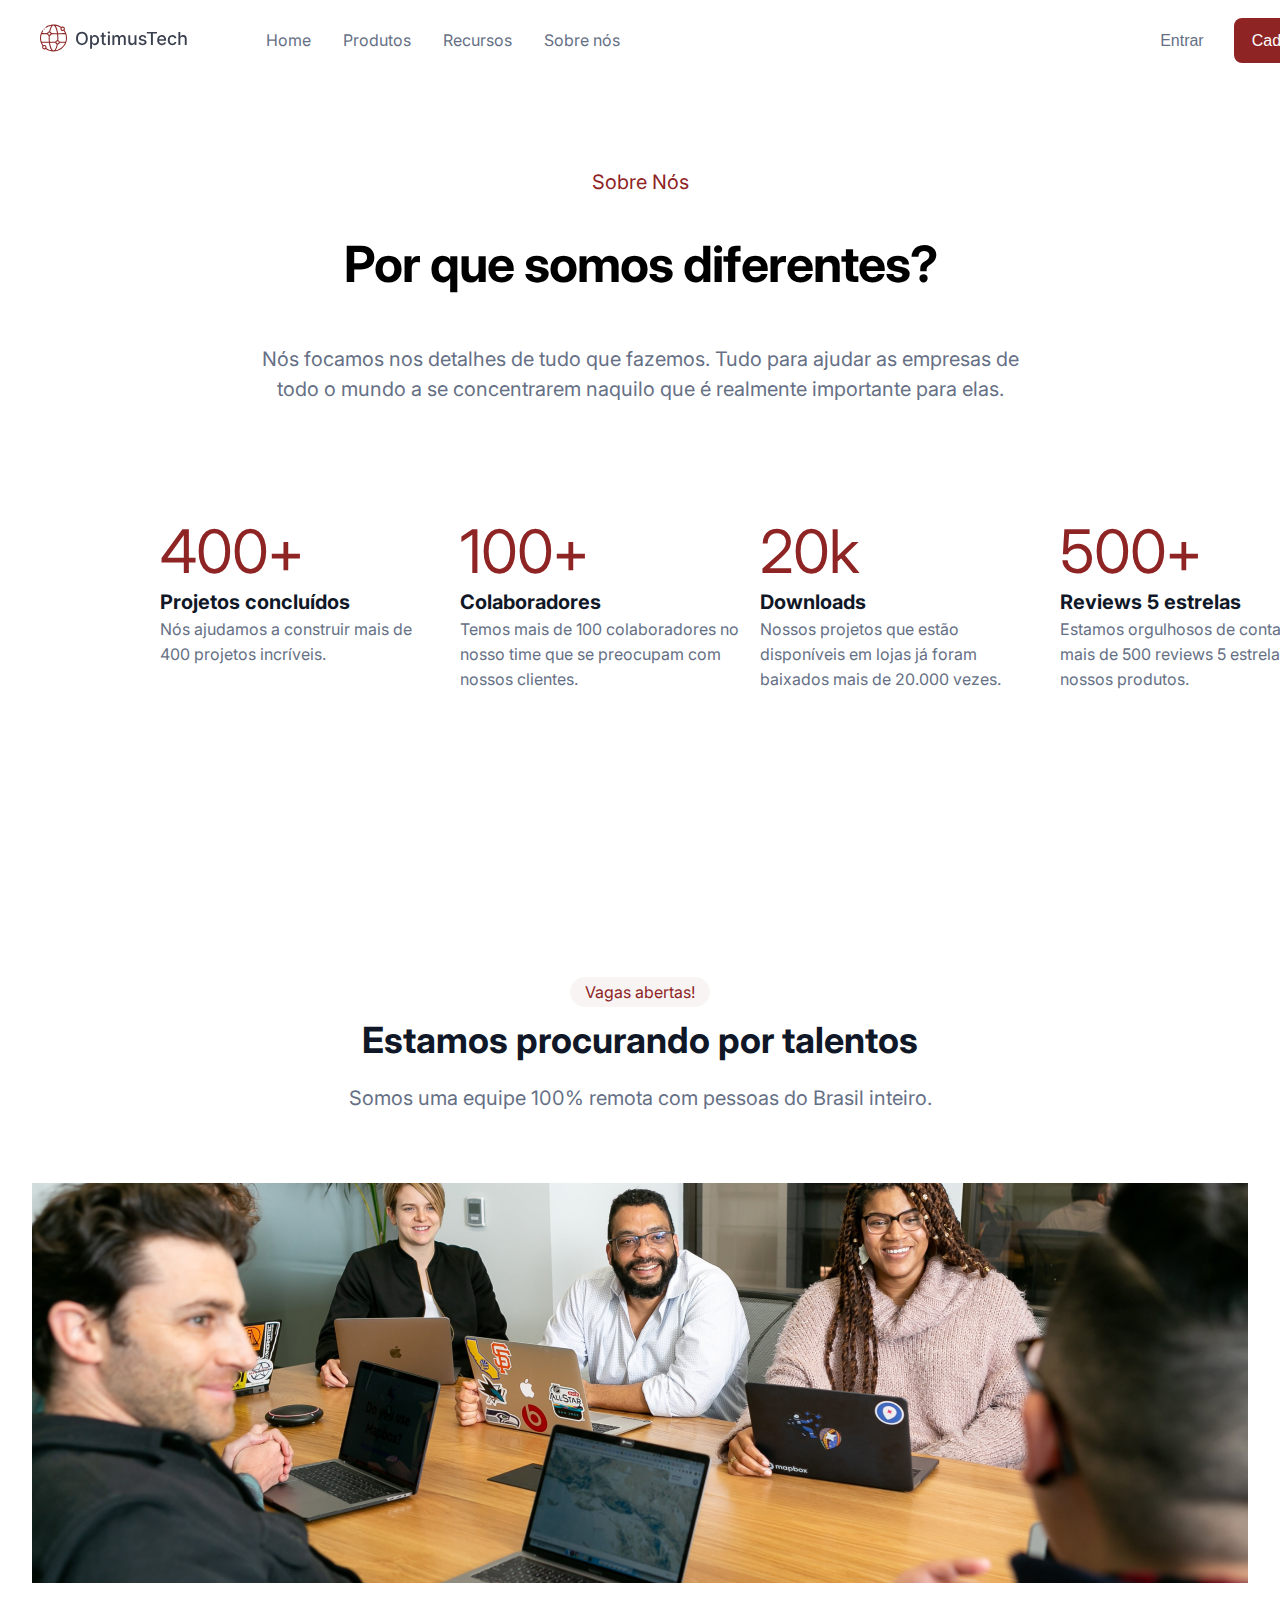
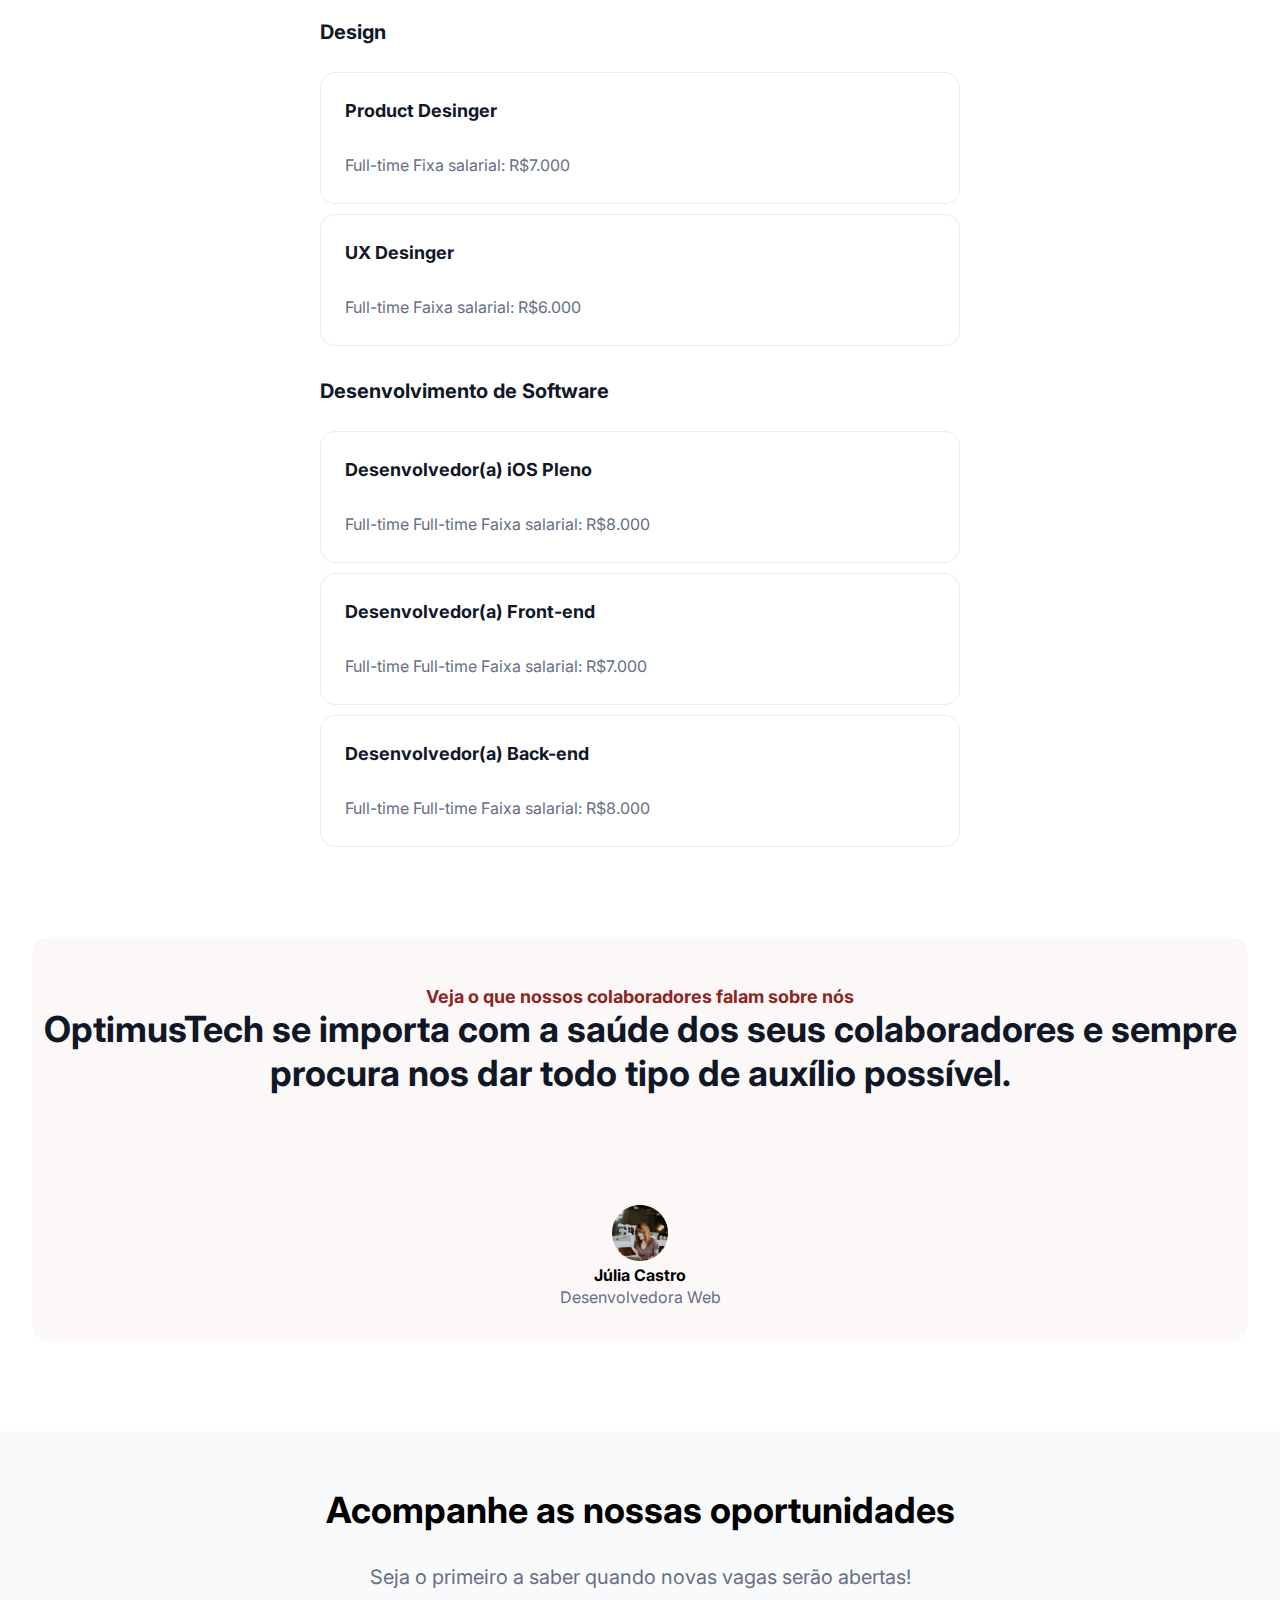
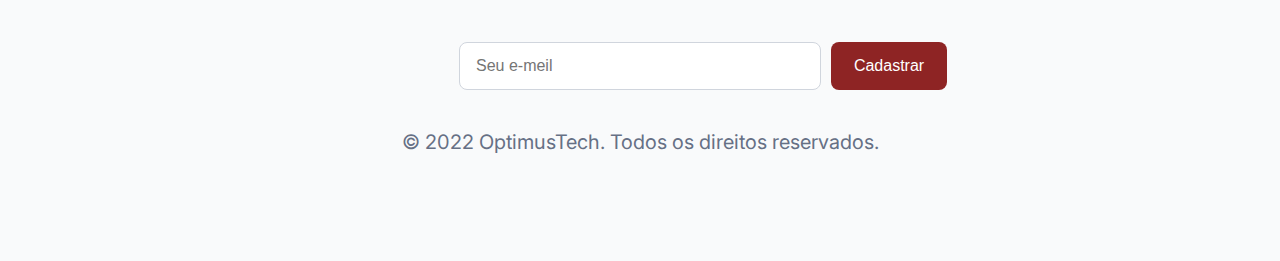
<file: index.html>
<!DOCTYPE html>
<html lang="pt-br">
<head>
    <meta charset="UTF-8">
    <meta name="viewport" content="width=device-width, initial-scale=1.0">
    <link rel="stylesheet" href="css/style.css">
    <link href="https://fonts.googleapis.com/css2?family=Inter:wght@400;500;600&amp;display=swap" rel="stylesheet">
    <title>Optimus Tech</title>
</head>
<body>  
                <header>
                    <!--Algumas pessoa preferi usar elemtento a ao inves do li-->
                    <div class="logo">
                    <img src="img/logo.svg" alt="">
                    </div>
                    <div class="links">
                            <a href="#">Home</a>
                            <a href="#">Produtos</a>
                            <a href="#">Recursos</a>
                            <a href="#">Sobre nós</a>
                </div>
                <div class="header-button">
                    <button class="btn" type="submit">Entrar</button>
                    <button class="btn" type="submit">Cadastrar</button>
                </div>
            </header>

            <div class="cabecalho">
                
                <span>Sobre Nós</span>
                <br>
                <h1>Por que somos diferentes? </h1>
                <br>
                <p>Nós focamos nos detalhes de tudo que fazemos. Tudo para ajudar as empresas de todo o mundo a se concentrarem naquilo que é realmente importante para elas.</p>
            </div>
            <div>
                <section class="metricas-container">
                    <div class="metricas-container2">
                    <div>
                            <span>400+</span>
                            <h2>Projetos concluídos</h2>
                            <p>Nós ajudamos a construir mais de 400 projetos incríveis.</p>
                    </div>
                    <div>
                        <span>100+</span>
                        <h2>Colaboradores</h2>
                        <p>Temos mais de 100 colaboradores no nosso time que se preocupam com nossos clientes.</p>
                    </div>
                    <div>
                        <span>20k</span>
                        <h2>Downloads</h2>
                        <p>Nossos projetos que estão disponíveis em lojas já foram baixados mais de 20.000 vezes.</p>
                    </div>
                    <div>
                        <span>500+</span>
                        <h2>Reviews 5 estrelas</h2>
                        <p>Estamos orgulhosos de contar com mais de 500 reviews 5 estrelas em nossos produtos.</p>
                    </div>
            </div>
        </section>
    </div>

            <section class="vagas">
                 <span class="vagas-span">Vagas abertas!</span>
                        <h2 class="vagas-titulo">Estamos procurando por talentos</h2>
                             <p class="vagas-paragrafo">Somos uma equipe 100% remota com pessoas do Brasil inteiro.</p>
                 <img src="img/imgoptimustech.jpg" alt="Pessoas Felizes">

            </section>

            <!--Novas class
                    titulos estava com o span mas não aplicava margin foi mudado para h2 e funciono -->
            <div class="box-vagas">
                   <h2 class="titulo-vagas">Design</h2>

                        <div class="vaga">
                            <span class="job-titulo">Product Desinger</span>
                            <div class="info">
                                <span>Full-time</span>
                                <span>Fixa salarial: R$7.000</span>
                            </div>
                        </div>

                            <div class="vaga">
                                <span class="job-titulo">UX Desinger</span>

                                <div class="info">
                                    <span>Full-time</span>
                                    <span>Faixa salarial: R$6.000</span>
                                </div>
                            </div>
                </section>

                <section>
                        <h2 class="titulo-vagas">Desenvolvimento de Software</h2>
                            <div class="vaga">
                                    <span class="job-titulo">Desenvolvedor(a) iOS Pleno</span>
                            <div class="info">
                                    <span>Full-time</span>
                                    <span>Full-time Faixa salarial: R$8.000</span>
                                    </div>
                            </div>
                    </section>
                    <section>
                        <div class="vaga">
                                <span class="job-titulo">Desenvolvedor(a) Front-end</span>
                        <div class="info">
                            <span>Full-time</span>
                            <span>Full-time Faixa salarial: R$7.000</span>
                        </div>
                    </div>
                </section>
                    
                    <section>
                        <div class="vaga">
                            <span class="job-titulo">Desenvolvedor(a) Back-end</span>
                            <div class="info">
                                <span>Full-time</span>
                                <span>Full-time Faixa salarial: R$8.000</span>
                            </div>
                        </div>
                    </section>
                </div>  
                <div class="content">
                    <div class="content-box">
                    <span>Veja o que nossos colaboradores falam sobre nós</span>
                    <h2>OptimusTech se importa com a saúde dos seus colaboradores e sempre procura nos dar todo tipo de auxílio possível.</h2>
                    </div>
                    <div class="content-foto">
                        <img src="img/Avatar.png" alt="Desenvolvedora  Web">
                        <h4>Júlia Castro</h4>
                        <p>Desenvolvedora Web</p>
                    </div>
                </div>
        </div>
        <div class="footer-box">
            <footer>
                <h2>Acompanhe as nossas oportunidades</h2>
                <p>Seja o primeiro a saber quando novas vagas serão abertas!</p>

             <form action="" method="get">
                <input type="text" placeholder="Seu e-meil">
                <button type="submit" class="btn">Cadastrar</button>
            </form>
            <p class="rodape-reser">© 2022 OptimusTech. Todos os direitos reservados.</p>
            </footer>
        </div>

    
</body>
</html>
</file>
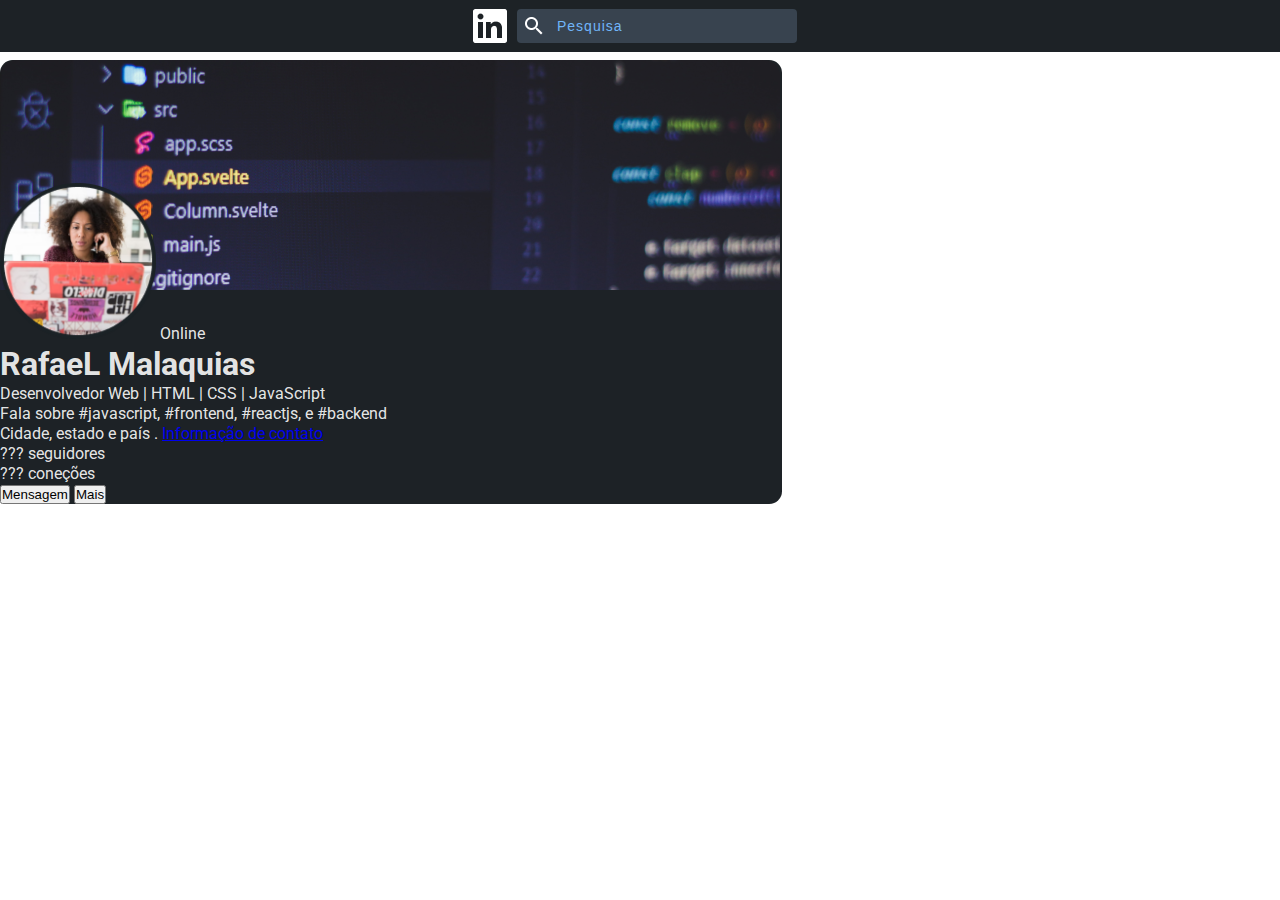
<file: Linkedin/index.html>
<!DOCTYPE html>
<html lang="pt-br">
<head>
    <meta charset="UTF-8">
    <meta name="viewport" content="width=device-width, initial-scale=1.0">
    <title>Linkedin</title>
    <link rel="stylesheet" href="style.css">
    <link rel="preconnect" href="https://fonts.googleapis.com">
    <link rel="preconnect" href="https://fonts.gstatic.com" crossorigin>
    <link href="https://fonts.googleapis.com/css2?family=Roboto:wght@300;400;700&display=swap" rel="stylesheet">
</head>
<body>
            <header class="header">
                    <img class="logo-linkedin" src="img/logo-linkedin.png" alt="logo-linkedin">
                        <div class="conteiner-pesquisa">
                        <img class="img-pesquisa" src="img/icone-busca.png" alt="">
                        <input type="text" placeholder="Pesquisa">
                        </div>
                </header>

                <main>
                    <section class="card infomarcoes-perfil">
                        <div class="perfil-capa">
                            <img src="img/Imagem de capa.png" alt="">
                        </div>
                        
                        <div class="foto-perfil-wrap">
                            <div class="perfil-foto">
                                <img src="img/foto-perfil.png" alt="perfil foto">
                                    <span class="oniline" >Online</span>
                            </div>
                        </div>

                        <div class="perfil-detalhes-wrap">
                        
                            <div class="perfil-detalhes-pessoal">
                                <h1>RafaeL Malaquias</h1>
                                <div class="texto-medio">
                                    Desenvolvedor Web | HTML | CSS | JavaScript
                                </div>
                                <div class="texto-pequeno">
                                    Fala sobre #javascript, #frontend, #reactjs, e #backend
                                </div>
                            </div>
                            <!--uma a, img e h2 dentro li -->

                            <div class="perfil-detalhes-local">
                                <span>Cidade, estado e país .</span>
                                <span class="local-contato">
                                    <a href="#">Informação de contato</a>
                                </span>
                            </div>
                            </div>
                                <ul class="perfil-conexoes">
                                    <li>??? seguidores</li>
                                    <li>??? coneções</li>
                                </ul>

                            <div class="perfil-acoes">
                                <button class="botao botao-primario">Mensagem</button>
                                <button class="botao botao-secundario">Mais</button>
                            </div>
                        </section>

                    </main>

</body>
</html>
</file>
<file: css/style.css>
@charset "UTF-8";

@import url('https://fonts.googleapis.com/css2?family=Inter&display=swap');

:root {
    --cor-branco: #FFFFFF;
    --cor-cinza: #667085;
    --cor-cinza-claro: #EAECF0;
    --cor-vinho: #8E2424;
    --cor-preto: #101828;
    --fonte-inter: 'Inter', sans-serif;
}
* {
    margin: 0 auto;
    padding: 0;
    text-decoration: none;
    list-style: none;
    box-sizing: border-box;
}
/* usando flex box conteudo novo.*/
header {
    width: 1440px;
    height: 80px;
    display: flex;
    align-items: center;
    font-family: var(--fonte-inter);
}
.links {
    display: flex;
    gap: 32px;
    margin-right: 500px;
}
a {
    color: var(--cor-cinza);
}
.header-button {
    display: flex;
    gap: 30px;
    align-items: center;
    margin-right: 100px;
}
.header-button button {
    color: var(--cor-cinza);
    background: none;
    border: none;
    font-size: 16px;
    font-weight: 500px;
    line-height: 25px;
}
.header-button button:last-child {
    background-color: var(--cor-vinho);
    border-radius: 8px;
    color: var(--cor-branco);
    padding: 10px 18px;
}
/*--------------------------*/
.cabecalho {
    display: flex;
    flex-direction: column;
    justify-content: center;
    font-family: var(--fonte-inter);
}

.cabecalho >span {
    margin-top: 90px;
    color: var(--cor-vinho);
    display: flex;
    justify-content: center;
    font-size: 20px;
    line-height: 24px;
    font-weight: 600px;  /* deixar cor mais forte do elemento*/

}
.cabecalho > h1 {
    display: flex;
    justify-content: center;
    font-size: 50px;
    line-height: 60px;
    margin-top: 20px;
    letter-spacing: -0.02em;
}
.cabecalho >p {
    color: var(--cor-cinza);
    display: flex;
    justify-content: center;
    text-align: center;
    font-size: 20px;
    line-height: 30px;
    width: 800px; /* para ele ganhar uma quebra de linha*/
    margin-top: 30px;

}
/*----------------------------------------------*/
.metricas-container {
    width: 1500px;
    height: 288px;
    padding: 0px 0px 96px;
    display: flex;
    justify-content: center;
    align-items: center;
    margin-top: 90px;
    font-family: var(--fonte-inter);
}

.metricas-container2 {
    width: 1200px;
    height: 190px;
    display: flex;
    justify-content: space-between; 
    text-align: center;
    align-items: center;
}

.metricas-container >div span{
    display: flex;
    justify-content: flex-start;
    color: var(--cor-vinho);
    font-size: 60px;
    line-height: 72px;
    letter-spacing: -0.02em;
    font-weight: 600px;
    width: 280px;
    height: 72px;
    text-align: start;
}
.metricas-container2> div h2 {
    color: var(--cor-preto);
    font-size: 20px;
    line-height: 30px;
    font-weight: 500px;
    text-align: start;
}
.metricas-container2 div p{
    color: var(--cor-cinza);
    font-weight: 400px;
    line-height: 25px;
    width: 280px;
    height: 48px;
    text-align: start;
}
/*--------------------- parte 4*/

.vagas {
    font-family: var(--fonte-inter);
    text-align: center;
    margin-top: 200px;
}
.vaga-top {
    background-color: gray;
    width: 1216px;
}
.vagas-span {
    background-color: rgba(140, 36, 36,0.05);
    color: var(--cor-vinho);
    font-size: 18;
    font-weight: 500px;
    line-height: 20px;
    padding: 5px 15px;
    border-radius: 15px;
}
.vagas-titulo {
    color: var(--cor-preto);
    font-weight: 600px;
    font-size: 36px;
    line-height: 45px;
    margin-top: 16px;
}
.vagas-paragrafo {
    color: var(--cor-cinza);
    font-size: 20px;
    font-weight: 400px;
    line-height: 30px;
    margin-top: 20px;
    margin-bottom: 70px;
}
.vagas >img{
    width: 1216px;
    height: 400px;
}
/* parte de baixo da img*/

.box-vagas {
    width: 50%;
    margin: 0 auto;
    font-family: var(--fonte-inter);
}
.titulo-vagas {
    font-size: 20px;
    font-weight: 500px;
    line-height: 30px;
    color: var(--cor-preto);
    margin-top: 30px;
    margin-bottom: 25px;
}

.vaga {
    margin-bottom: 25px;
    border: 1px solid var(--cor-cinza-claro);
    border-radius: 15px;
    margin-bottom: 10px;
    padding: 24px 24px 28px 24px;
}
.job-titulo {
    color: var(--cor-preto);
    font-size: 18px;
    line-height: 28px;
    font-weight: bold;
}
.info {
    color: var(--cor-cinza);
    margin-top: 30px;
}
/*-----------------------------------*/
.content {
    background-color: #C3191908;
    width: 1216px;
    height: 404px;
    border-radius: 16px;
    margin-top: 90px;
    text-align: center;
    font-family: var(--fonte-inter);
    padding: 0px 0px 96px 0px;
}
.content-box >span {
    color: var(--cor-vinho);
    font-size: 18px;
    line-height: 20px;
    font-weight: bold;
}
.content-box >h2 {
    color: var(--cor-preto);
    font-size: 36px;
    line-height: 44px;
    font-weight: 600px;
}
.content-box {
    display: inline-block;
    margin-top: 50px;
    margin-bottom: 90px;
}
.content-foto {
    display: inline-block;
    align-items: center;
    margin-top: 20px;
}
.content-foto > h2 {
    color: var(--cor-preto);
    font-size: 16px;
    font-weight: 600px;
    line-height: 24px;
}
.content-foto > p {
    color: var(--cor-cinza);
    font-size: 16px;
    font-weight: 500px;
    line-height: 24px;
}

/* footer */

.footer-box {
    background-color: #F9FAFB;
    text-align: center;
    height: 430px;
    display: flex;
    align-items: center;
    font-family: var(--fonte-inter);
    margin-top: 90px;
}
footer >h2 {
    font-size:  36px;
    font-weight: 600px;
    line-height: 44px;
    margin-bottom: 30px;
}
footer >p {
    font-size: 20px;
    font-weight: 400px;
    color: var(--cor-cinza);
    line-height: 30px;
    margin-bottom: 50px;
}
input {
    border: 1px solid #D0D5DD;
    border-radius: 8px;
    width: 362px ;
    height: 48px;
    padding: 12px 14px 12px 16px;
    font-size: 16px;
    line-height: 24px;
    font-weight: 400px;
}
form > button {
    position: absolute;
    background-color: var(--cor-vinho);
    color: var(--cor-branco);
    border: 1px solid #D0D5DD;
    border-radius: 8px;
    border: none;
    font-size: 16px;
    font-weight: 500px;
    padding: 12px 20px 12px 20px; /* usei peddi para mover o pleceloader*/
    box-shadow: 0px 1px 2px rgba(16, 24,40, 0,05);
    margin-left: 10px;
    width: 116px;
    height: 48px;
}
.btn:hover {
    cursor: pointer;
}
.rodape-reser {
    margin-top: 40px;
    font-weight: 400px;
    line-height: 24px;
}
</file>
<file: Linkedin/style.css>
@charset "UTF-8";
@import url('https://fonts.googleapis.com/css2?family=Roboto:wght@400&display=swap');

:root {
    --fundo-escuro: #000;
    --fundo-card: #1d2226;
    --fundo-card-ativo: hsla(0, 0%, 100%, 0.12);
    --texto-principal: hsla(0, 0%, 100%, 0.9);
    --texto-secundario: hsla(0, 0%, 100%, 0.6);
    --texto-escuro: hsla(0, 0%, 0%, 0.75);
    --input: #38434F;
    --primario: #70b5f9;
    --positivo: #3ec786;
    --font: 'Roboto', sans-serif;
}
body {
    font-family: var(--font);
    color: var(--texto-principal);
}
*, *::before ,::after {
    margin: 0;
    padding: 0;
    box-sizing: border-box;
}
/* metedo para deixar pagina responsivo*/
@media(max-width: 1080px){
    html{
      font-size: 93.75%;
    }
  }
  
  @media(max-width: 720px){
    html{
      font-size: 87.5%; 
    }
  }

/* barra de persquisa */
header {
    display: flex;
    align-items: center;
    justify-content: center;
    width: 100%;
    height: 52px;
    background-color: var(--fundo-card);
}
.conteiner-pesquisa {
    margin: 10px;
    display: flex;
    background-color: var(--input);
    width: 280px;
    height: 34px;
    border-radius: 4px;
}
.img-pesquisa {
    position: relative;
    width: 24px;
    height: 24px;
    margin: 5px;
}
::placeholder{
    color: var(--primario);
    font-weight: 600px; 
    font-size: 14px;
    line-height: 30px;
    letter-spacing: 1px;
}
 input {  
    margin: 2px 40px;
    border: none;
    background: none;
    position: absolute;
    width: 240px;
    height: 30px;
}
/* corpo da web */

/* corpo do car */
section.card {
    background-color: var(--fundo-card);
    width: 782px;
    margin-top: 8px;
    border-radius: .8rem;
    line-height: 1.25;
}
/* fotod e capa */
.informacoes-perfil .perfil-capa img{
    width: min(100%, 782px);
    height: 196px;
}

/* foto do perfil */
.perfil-foto img {
    width: 156px;
    height: 156px;
    margin-top: -112px;
    border-radius: 4px solid var(--fundo-card);
    /*border-radius: 50%; * como img já esta 50% radiu nao precisa do elemento*/
}
.side-right {
    display: flex;
    justify-content: flex-end;
}
</file>
